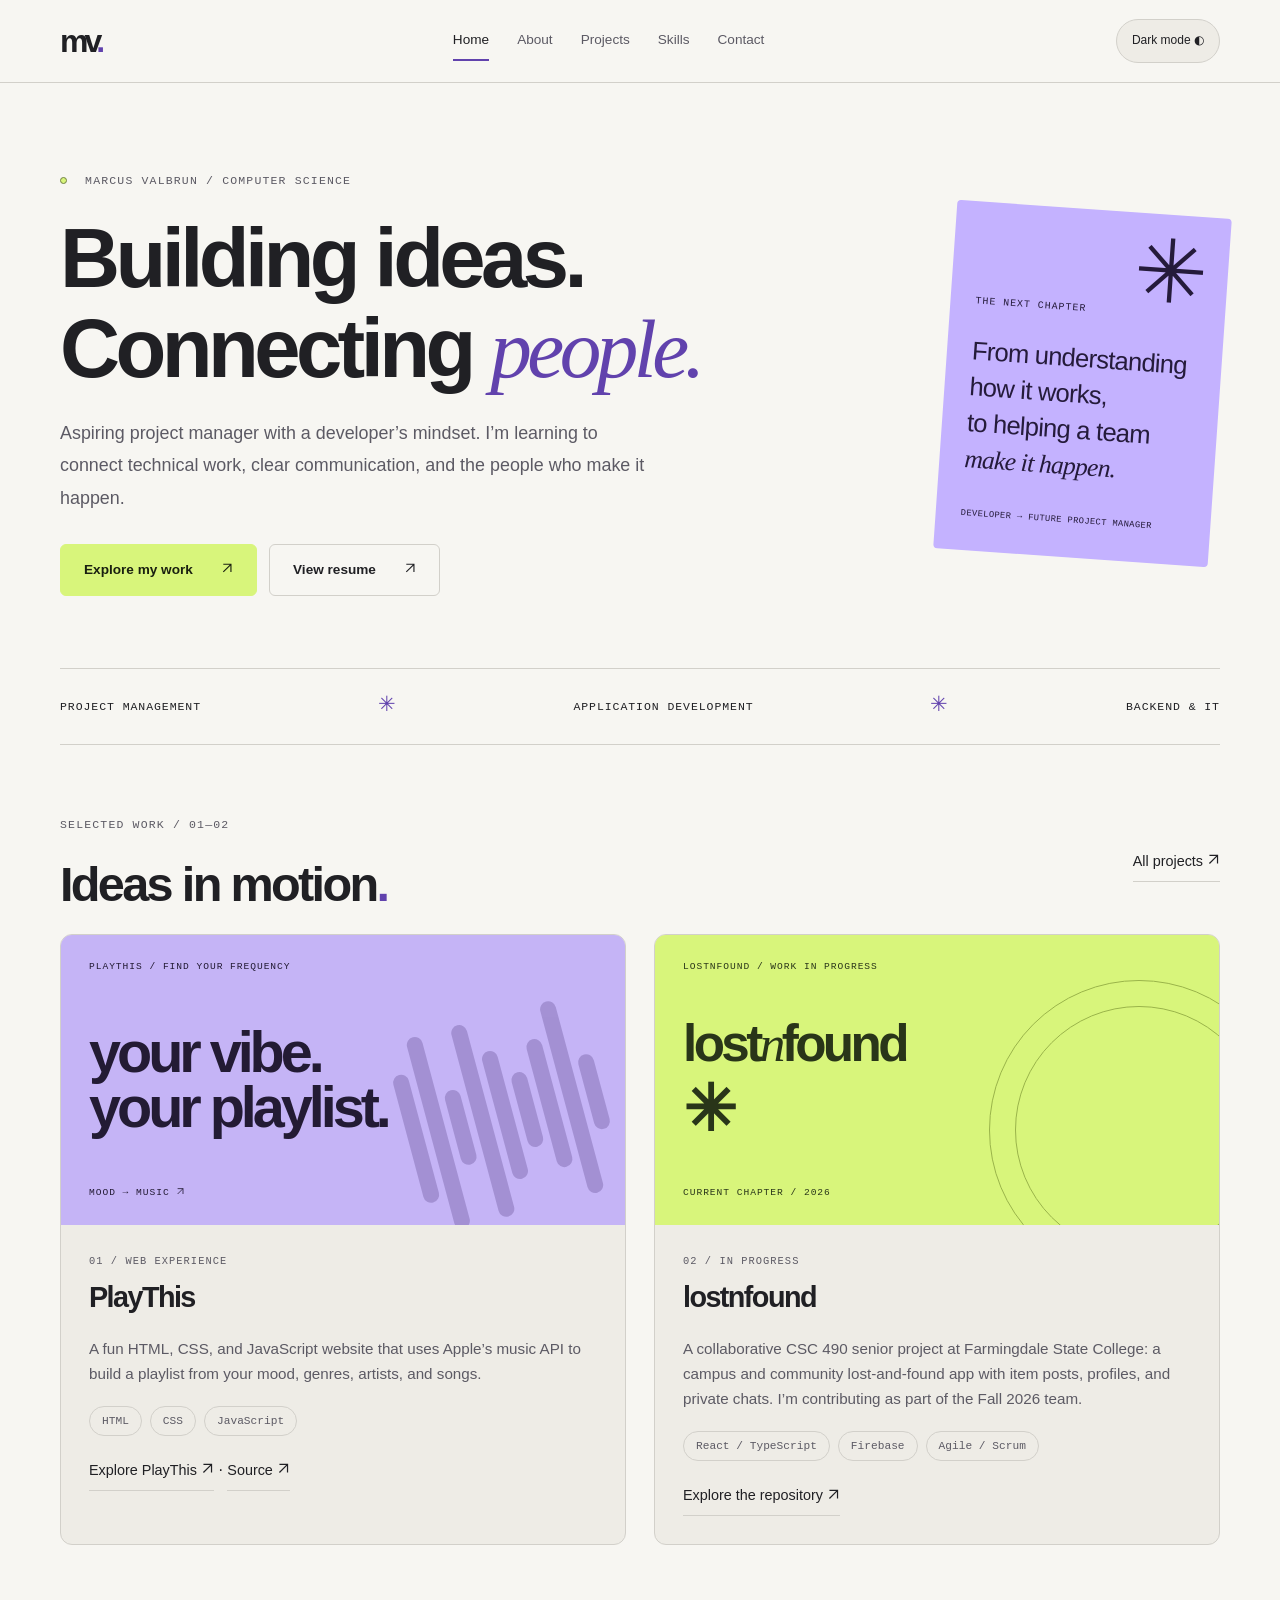
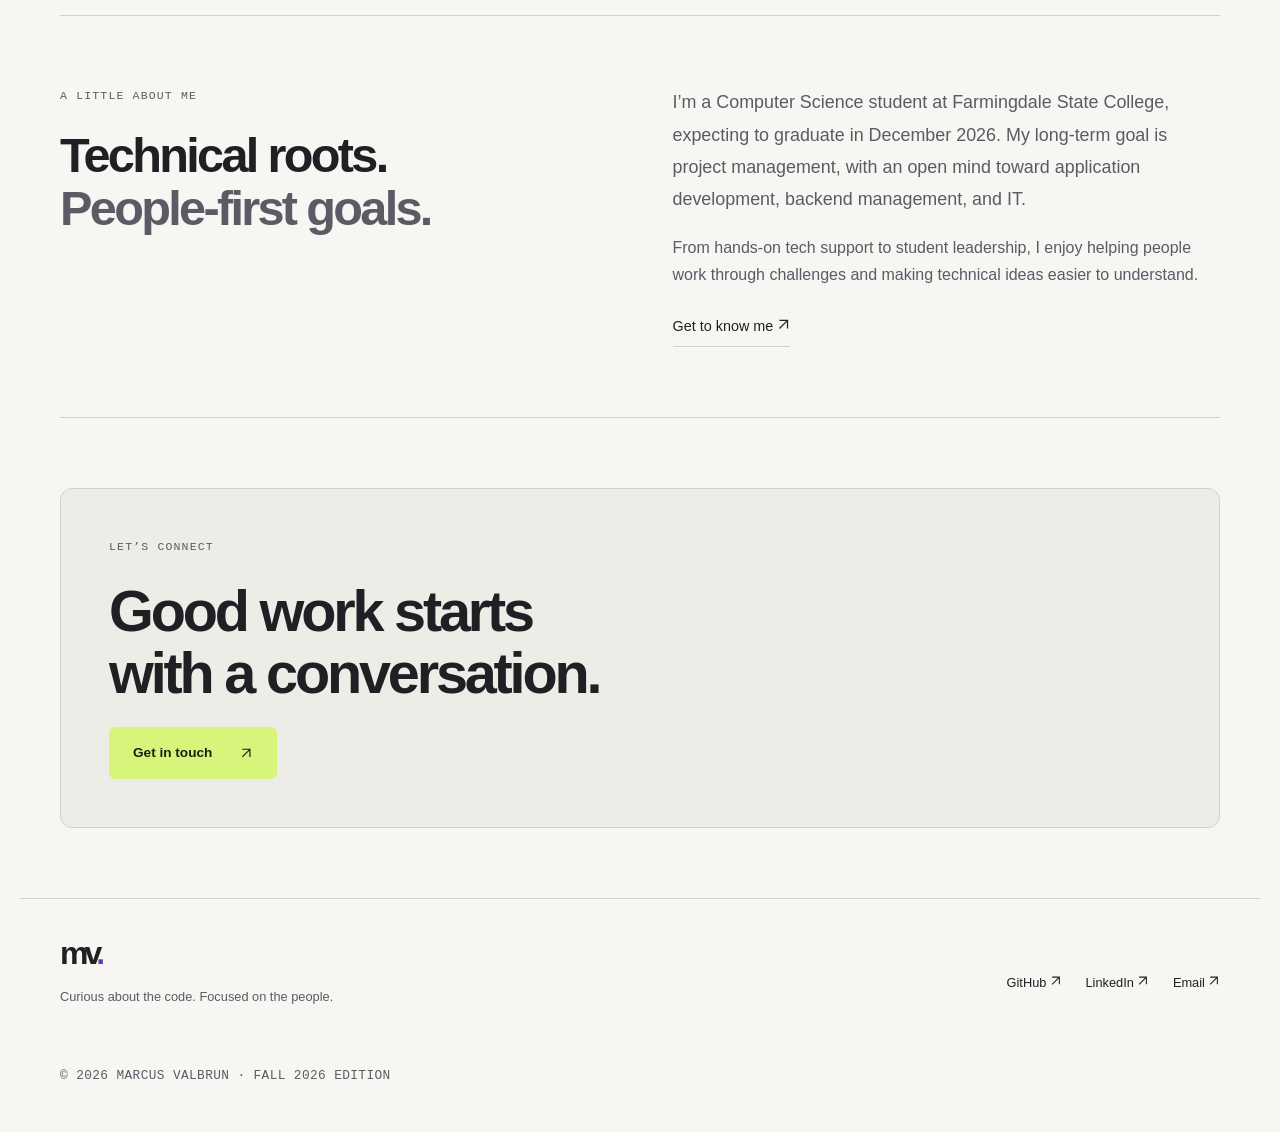
<file: index.html>
<!doctype html>
<html lang="en">
  <head>
    <meta charset="UTF-8" />
    <meta name="viewport" content="width=device-width, initial-scale=1" />
    <meta
      name="description"
      content="Marcus Valbrun — Computer Science student, aspiring project manager, and developer open to application development, backend leadership, and IT opportunities."
    />
    <title>Portfolio | Marcus Valbrun</title>
    <script src="js/theme.js?v=bd00fe4c58f7"></script>
    <link rel="stylesheet" href="css/styles.css?v=fe7064b28fc9" />
    <script src="js/script.js?v=0bd60e63ba4b" defer></script>
  </head>
  <body>
    <a class="skip-link" href="#main">Skip to content</a>
    <header class="site-header">
      <nav class="nav-wrap" aria-label="Main navigation">
        <a class="brand" href="index.html" aria-label="Marcus Valbrun home"
          >mv<span>.</span></a
        >
        <div class="nav-links">
          <a href="index.html" aria-current="page">Home</a
          ><a href="about.html">About</a><a href="projects.html">Projects</a
          ><a href="skills.html">Skills</a><a href="contact.html">Contact</a>
        </div>
        <button
          class="theme-toggle"
          type="button"
          aria-label="Switch color theme"
          hidden
        >
          Light mode <span aria-hidden="true">◐</span>
        </button>
      </nav>
    </header>
    <main id="main" class="container">
      <section class="hero">
        <div class="hero-copy">
          <p class="eyebrow">
            <span class="status-dot"></span> Marcus Valbrun / Computer Science
          </p>
          <h1>
            Building ideas.<br />Connecting
            <span class="accent-word">people.</span>
          </h1>
          <p class="lead">
            Aspiring project manager with a developer’s mindset. I’m learning to
            connect technical work, clear communication, and the people who make
            it happen.
          </p>
          <div class="button-group">
            <a class="button primary" href="projects.html"
              >Explore my work
              <span aria-hidden="true"
                ><svg class="arrow-icon" viewBox="0 0 16 16" aria-hidden="true">
                  <path d="M3 13 13 3M3 3h10v10" /></svg></span></a
            ><a class="button secondary" href="assets/resume.pdf"
              >View resume
              <span aria-hidden="true"
                ><svg class="arrow-icon" viewBox="0 0 16 16" aria-hidden="true">
                  <path d="M3 13 13 3M3 3h10v10" /></svg></span
            ></a>
          </div>
        </div>
        <aside class="hero-note">
          <span class="big-star" aria-hidden="true">✳</span>
          <p class="eyebrow">The next chapter</p>
          <p>
            From understanding<br />how it works,<br />to helping a team<br /><em
              >make it happen.</em
            >
          </p>
          <span class="note-label">DEVELOPER → FUTURE PROJECT MANAGER</span>
        </aside>
      </section>
      <div class="focus-strip">
        <span>PROJECT MANAGEMENT</span><span aria-hidden="true">✳</span
        ><span>APPLICATION DEVELOPMENT</span><span aria-hidden="true">✳</span
        ><span>BACKEND &amp; IT</span>
      </div>
      <section class="section">
        <div class="section-heading">
          <div>
            <p class="eyebrow">Selected work / 01—02</p>
            <h2>Ideas in motion<span class="accent">.</span></h2>
          </div>
          <a class="text-link" href="projects.html"
            >All projects
            <svg class="arrow-icon" viewBox="0 0 16 16" aria-hidden="true">
              <path d="M3 13 13 3M3 3h10v10" /></svg
          ></a>
        </div>
        <div class="project-grid">
          <article class="project-card">
            <div class="project-art play-art" aria-hidden="true">
              <span class="art-caption">PLAYTHIS / FIND YOUR FREQUENCY</span>
              <div class="equalizer">
                <i></i><i></i><i></i><i></i><i></i><i></i><i></i><i></i><i></i>
              </div>
              <strong>your vibe.<br />your playlist.</strong
              ><span class="art-bottom"
                >MOOD → MUSIC
                <svg class="arrow-icon" viewBox="0 0 16 16" aria-hidden="true">
                  <path d="M3 13 13 3M3 3h10v10" /></svg
              ></span>
            </div>
            <div class="project-copy">
              <p class="eyebrow">01 / Web experience</p>
              <h3>PlayThis</h3>
              <p>
                A fun HTML, CSS, and JavaScript website that uses Apple’s music
                API to build a playlist from your mood, genres, artists, and
                songs.
              </p>
              <div class="tags">
                <span>HTML</span><span>CSS</span><span>JavaScript</span>
              </div>
              <a
                class="text-link"
                href="https://visionarymarc.github.io/PlayThis"
                >Explore PlayThis
                <span aria-hidden="true"
                  ><svg
                    class="arrow-icon"
                    viewBox="0 0 16 16"
                    aria-hidden="true"
                  >
                    <path d="M3 13 13 3M3 3h10v10" /></svg></span
              ></a>
              ·
              <a
                class="text-link"
                href="https://github.com/visionarymarc/PlayThis"
                >Source
                <svg class="arrow-icon" viewBox="0 0 16 16" aria-hidden="true">
                  <path d="M3 13 13 3M3 3h10v10" /></svg
              ></a>
            </div>
          </article>
          <article class="project-card">
            <div class="project-art lost-art" aria-hidden="true">
              <span class="art-caption">LOSTNFOUND / WORK IN PROGRESS</span>
              <div class="orbit"></div>
              <strong
                >lost<span>n</span>found<span class="asterisk">✳</span></strong
              ><span class="art-bottom">CURRENT CHAPTER / 2026</span>
            </div>
            <div class="project-copy">
              <p class="eyebrow">02 / In progress</p>
              <h3>lostnfound</h3>
              <p>
                A collaborative CSC 490 senior project at Farmingdale State
                College: a campus and community lost-and-found app with item
                posts, profiles, and private chats. I’m contributing as part of
                the Fall 2026 team.
              </p>
              <div class="tags">
                <span>React / TypeScript</span><span>Firebase</span
                ><span>Agile / Scrum</span>
              </div>
              <a
                class="text-link"
                href="https://github.com/visionarymarc/lost-n-found"
                >Explore the repository
                <svg class="arrow-icon" viewBox="0 0 16 16" aria-hidden="true">
                  <path d="M3 13 13 3M3 3h10v10" /></svg
              ></a>
            </div>
          </article>
        </div>
      </section>
      <section class="section about-preview">
        <div>
          <p class="eyebrow">A little about me</p>
          <h2>
            Technical roots.<br /><span class="muted">People-first goals.</span>
          </h2>
        </div>
        <div>
          <p class="lead">
            I’m a Computer Science student at Farmingdale State College,
            expecting to graduate in December 2026. My long-term goal is project
            management, with an open mind toward application development,
            backend management, and IT.
          </p>
          <p>
            From hands-on tech support to student leadership, I enjoy helping
            people work through challenges and making technical ideas easier to
            understand.
          </p>
          <a class="text-link" href="about.html"
            >Get to know me
            <svg class="arrow-icon" viewBox="0 0 16 16" aria-hidden="true">
              <path d="M3 13 13 3M3 3h10v10" /></svg
          ></a>
        </div>
      </section>
      <section class="contact-banner">
        <p class="eyebrow">Let’s connect</p>
        <h2>Good work starts<br />with a conversation.</h2>
        <a class="button primary" href="contact.html"
          >Get in touch
          <svg class="arrow-icon" viewBox="0 0 16 16" aria-hidden="true">
            <path d="M3 13 13 3M3 3h10v10" /></svg
        ></a>
      </section>
    </main>
    <footer class="footer container">
      <div>
        <a class="brand" href="index.html">mv<span>.</span></a>
        <p>Curious about the code. Focused on the people.</p>
      </div>
      <div class="footer-links">
        <a href="https://github.com/visionarymarc"
          >GitHub
          <svg class="arrow-icon" viewBox="0 0 16 16" aria-hidden="true">
            <path d="M3 13 13 3M3 3h10v10" /></svg></a
        ><a href="https://www.linkedin.com/in/marcus-valbrun-477127210/"
          >LinkedIn
          <svg class="arrow-icon" viewBox="0 0 16 16" aria-hidden="true">
            <path d="M3 13 13 3M3 3h10v10" /></svg></a
        ><a href="mailto:valbrunmarcus@gmail.com"
          >Email
          <svg class="arrow-icon" viewBox="0 0 16 16" aria-hidden="true">
            <path d="M3 13 13 3M3 3h10v10" /></svg
        ></a>
      </div>
      <p class="fine-print">© 2026 Marcus Valbrun · Fall 2026 edition</p>
    </footer>
    <button id="topBtn" type="button" aria-label="Back to top" hidden>↑</button>
  </body>
</html>
</file>
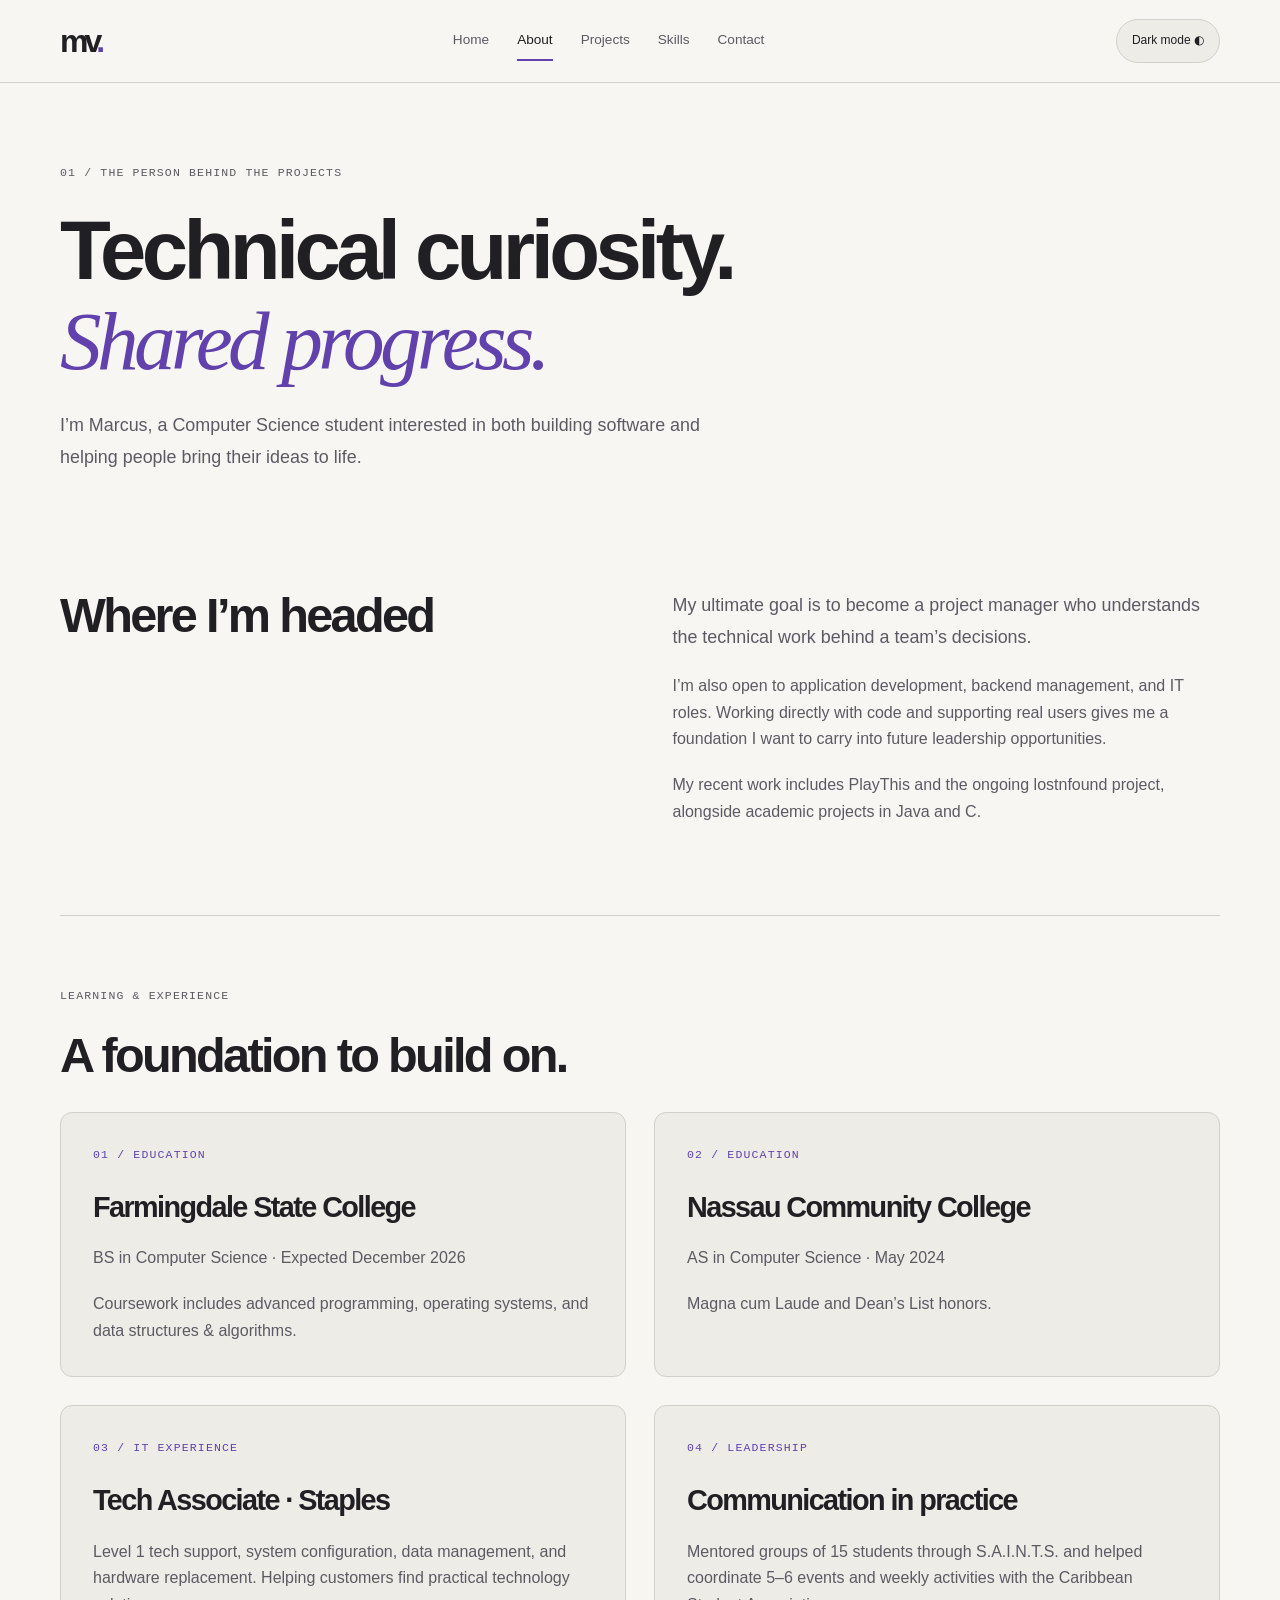
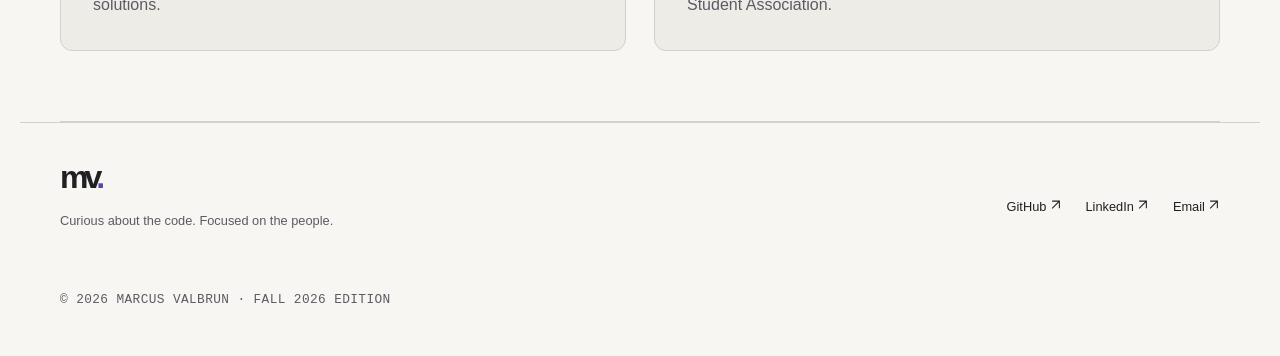
<file: about.html>
<!doctype html>
<html lang="en">
  <head>
    <meta charset="UTF-8" />
    <meta name="viewport" content="width=device-width, initial-scale=1" />
    <meta
      name="description"
      content="Marcus Valbrun — Computer Science student, aspiring project manager, and developer open to application development, backend leadership, and IT opportunities."
    />
    <title>About | Marcus Valbrun</title>
    <script src="js/theme.js?v=bd00fe4c58f7"></script>
    <link rel="stylesheet" href="css/styles.css?v=fe7064b28fc9" />
    <script src="js/script.js?v=0bd60e63ba4b" defer></script>
  </head>
  <body>
    <a class="skip-link" href="#main">Skip to content</a>
    <header class="site-header">
      <nav class="nav-wrap" aria-label="Main navigation">
        <a class="brand" href="index.html" aria-label="Marcus Valbrun home"
          >mv<span>.</span></a
        >
        <div class="nav-links">
          <a href="index.html">Home</a
          ><a href="about.html" aria-current="page">About</a
          ><a href="projects.html">Projects</a><a href="skills.html">Skills</a
          ><a href="contact.html">Contact</a>
        </div>
        <button
          class="theme-toggle"
          type="button"
          aria-label="Switch color theme"
          hidden
        >
          Light mode <span aria-hidden="true">◐</span>
        </button>
      </nav>
    </header>
    <main id="main" class="container">
      <section class="page-intro">
        <p class="eyebrow">01 / The person behind the projects</p>
        <h1>
          Technical curiosity.<br /><span class="accent-word"
            >Shared progress.</span
          >
        </h1>
        <p class="lead">
          I’m Marcus, a Computer Science student interested in both building
          software and helping people bring their ideas to life.
        </p>
      </section>
      <section class="section two-column">
        <h2>Where I’m headed</h2>
        <div>
          <p class="lead">
            My ultimate goal is to become a project manager who understands the
            technical work behind a team’s decisions.
          </p>
          <p>
            I’m also open to application development, backend management, and IT
            roles. Working directly with code and supporting real users gives me
            a foundation I want to carry into future leadership opportunities.
          </p>
          <p>
            My recent work includes PlayThis and the ongoing lostnfound project,
            alongside academic projects in Java and C.
          </p>
        </div>
      </section>
      <section class="section">
        <p class="eyebrow">Learning &amp; experience</p>
        <h2>A foundation to build on.</h2>
        <div class="detail-grid">
          <article class="card">
            <span class="card-number">01 / Education</span>
            <h3>Farmingdale State College</h3>
            <p>BS in Computer Science · Expected December 2026</p>
            <p>
              Coursework includes advanced programming, operating systems, and
              data structures &amp; algorithms.
            </p>
          </article>
          <article class="card">
            <span class="card-number">02 / Education</span>
            <h3>Nassau Community College</h3>
            <p>AS in Computer Science · May 2024</p>
            <p>Magna cum Laude and Dean’s List honors.</p>
          </article>
          <article class="card">
            <span class="card-number">03 / IT experience</span>
            <h3>Tech Associate · Staples</h3>
            <p>
              Level 1 tech support, system configuration, data management, and
              hardware replacement. Helping customers find practical technology
              solutions.
            </p>
          </article>
          <article class="card">
            <span class="card-number">04 / Leadership</span>
            <h3>Communication in practice</h3>
            <p>
              Mentored groups of 15 students through S.A.I.N.T.S. and helped
              coordinate 5–6 events and weekly activities with the Caribbean
              Student Association.
            </p>
          </article>
        </div>
      </section>
    </main>
    <footer class="footer container">
      <div>
        <a class="brand" href="index.html">mv<span>.</span></a>
        <p>Curious about the code. Focused on the people.</p>
      </div>
      <div class="footer-links">
        <a href="https://github.com/visionarymarc"
          >GitHub
          <svg class="arrow-icon" viewBox="0 0 16 16" aria-hidden="true">
            <path d="M3 13 13 3M3 3h10v10" /></svg></a
        ><a href="https://www.linkedin.com/in/marcus-valbrun-477127210/"
          >LinkedIn
          <svg class="arrow-icon" viewBox="0 0 16 16" aria-hidden="true">
            <path d="M3 13 13 3M3 3h10v10" /></svg></a
        ><a href="mailto:valbrunmarcus@gmail.com"
          >Email
          <svg class="arrow-icon" viewBox="0 0 16 16" aria-hidden="true">
            <path d="M3 13 13 3M3 3h10v10" /></svg
        ></a>
      </div>
      <p class="fine-print">© 2026 Marcus Valbrun · Fall 2026 edition</p>
    </footer>
    <button id="topBtn" type="button" aria-label="Back to top" hidden>↑</button>
  </body>
</html>
</file>
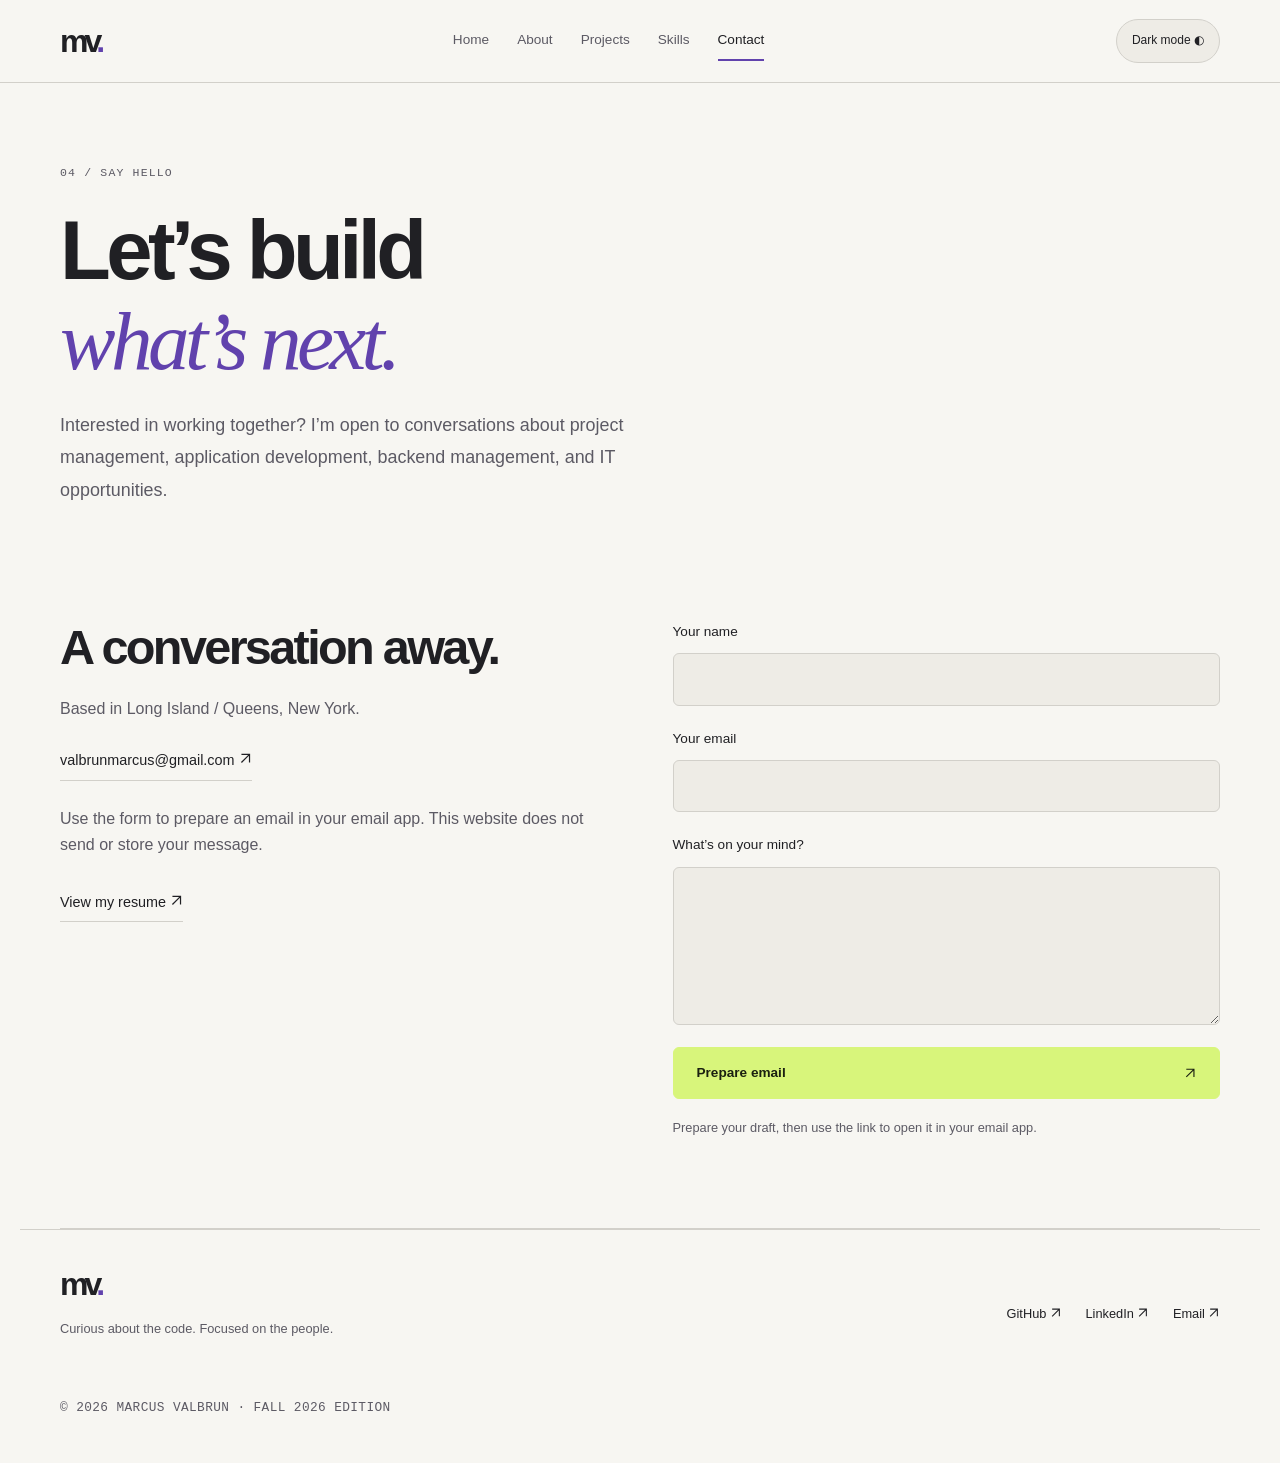
<file: contact.html>
<!doctype html>
<html lang="en">
  <head>
    <meta charset="UTF-8" />
    <meta name="viewport" content="width=device-width, initial-scale=1" />
    <meta
      name="description"
      content="Marcus Valbrun — Computer Science student, aspiring project manager, and developer open to application development, backend leadership, and IT opportunities."
    />
    <title>Contact | Marcus Valbrun</title>
    <script src="js/theme.js?v=bd00fe4c58f7"></script>
    <link rel="stylesheet" href="css/styles.css?v=fe7064b28fc9" />
    <script src="js/script.js?v=0bd60e63ba4b" defer></script>
  </head>
  <body>
    <a class="skip-link" href="#main">Skip to content</a>
    <header class="site-header">
      <nav class="nav-wrap" aria-label="Main navigation">
        <a class="brand" href="index.html" aria-label="Marcus Valbrun home"
          >mv<span>.</span></a
        >
        <div class="nav-links">
          <a href="index.html">Home</a><a href="about.html">About</a
          ><a href="projects.html">Projects</a><a href="skills.html">Skills</a
          ><a href="contact.html" aria-current="page">Contact</a>
        </div>
        <button
          class="theme-toggle"
          type="button"
          aria-label="Switch color theme"
          hidden
        >
          Light mode <span aria-hidden="true">◐</span>
        </button>
      </nav>
    </header>
    <main id="main" class="container">
      <section class="page-intro">
        <p class="eyebrow">04 / Say hello</p>
        <h1>Let’s build<br /><span class="accent-word">what’s next.</span></h1>
        <p class="lead">
          Interested in working together? I’m open to conversations about
          project management, application development, backend management, and
          IT opportunities.
        </p>
      </section>
      <section class="section two-column">
        <div>
          <h2>A conversation away.</h2>
          <p>Based in Long Island / Queens, New York.</p>
          <a class="text-link email-link" href="mailto:valbrunmarcus@gmail.com"
            >valbrunmarcus@gmail.com
            <svg class="arrow-icon" viewBox="0 0 16 16" aria-hidden="true">
              <path d="M3 13 13 3M3 3h10v10" /></svg
          ></a>
          <p class="contact-note">
            Use the form to prepare an email in your email app. This website
            does not send or store your message.
          </p>
          <a class="text-link" href="assets/resume.pdf"
            >View my resume
            <svg class="arrow-icon" viewBox="0 0 16 16" aria-hidden="true">
              <path d="M3 13 13 3M3 3h10v10" /></svg
          ></a>
        </div>
        <form class="contact-form">
          <label for="name">Your name</label
          ><input
            id="name"
            name="name"
            autocomplete="name"
            required
            maxlength="100"
          /><label for="email">Your email</label
          ><input
            id="email"
            name="email"
            type="email"
            autocomplete="email"
            required
            maxlength="200"
          /><label for="message">What’s on your mind?</label
          ><textarea
            id="message"
            name="message"
            rows="5"
            required
            maxlength="2000"
          ></textarea
          ><button class="button primary" type="submit" disabled>
            Prepare email
            <svg class="arrow-icon" viewBox="0 0 16 16" aria-hidden="true">
              <path d="M3 13 13 3M3 3h10v10" />
            </svg>
          </button>
          <p id="form-status" role="status">
            JavaScript enables the email helper. You can always use the email
            link directly.
          </p>
        </form>
      </section>
    </main>
    <footer class="footer container">
      <div>
        <a class="brand" href="index.html">mv<span>.</span></a>
        <p>Curious about the code. Focused on the people.</p>
      </div>
      <div class="footer-links">
        <a href="https://github.com/visionarymarc"
          >GitHub
          <svg class="arrow-icon" viewBox="0 0 16 16" aria-hidden="true">
            <path d="M3 13 13 3M3 3h10v10" /></svg></a
        ><a href="https://www.linkedin.com/in/marcus-valbrun-477127210/"
          >LinkedIn
          <svg class="arrow-icon" viewBox="0 0 16 16" aria-hidden="true">
            <path d="M3 13 13 3M3 3h10v10" /></svg></a
        ><a href="mailto:valbrunmarcus@gmail.com"
          >Email
          <svg class="arrow-icon" viewBox="0 0 16 16" aria-hidden="true">
            <path d="M3 13 13 3M3 3h10v10" /></svg
        ></a>
      </div>
      <p class="fine-print">© 2026 Marcus Valbrun · Fall 2026 edition</p>
    </footer>
    <button id="topBtn" type="button" aria-label="Back to top" hidden>↑</button>
  </body>
</html>
</file>
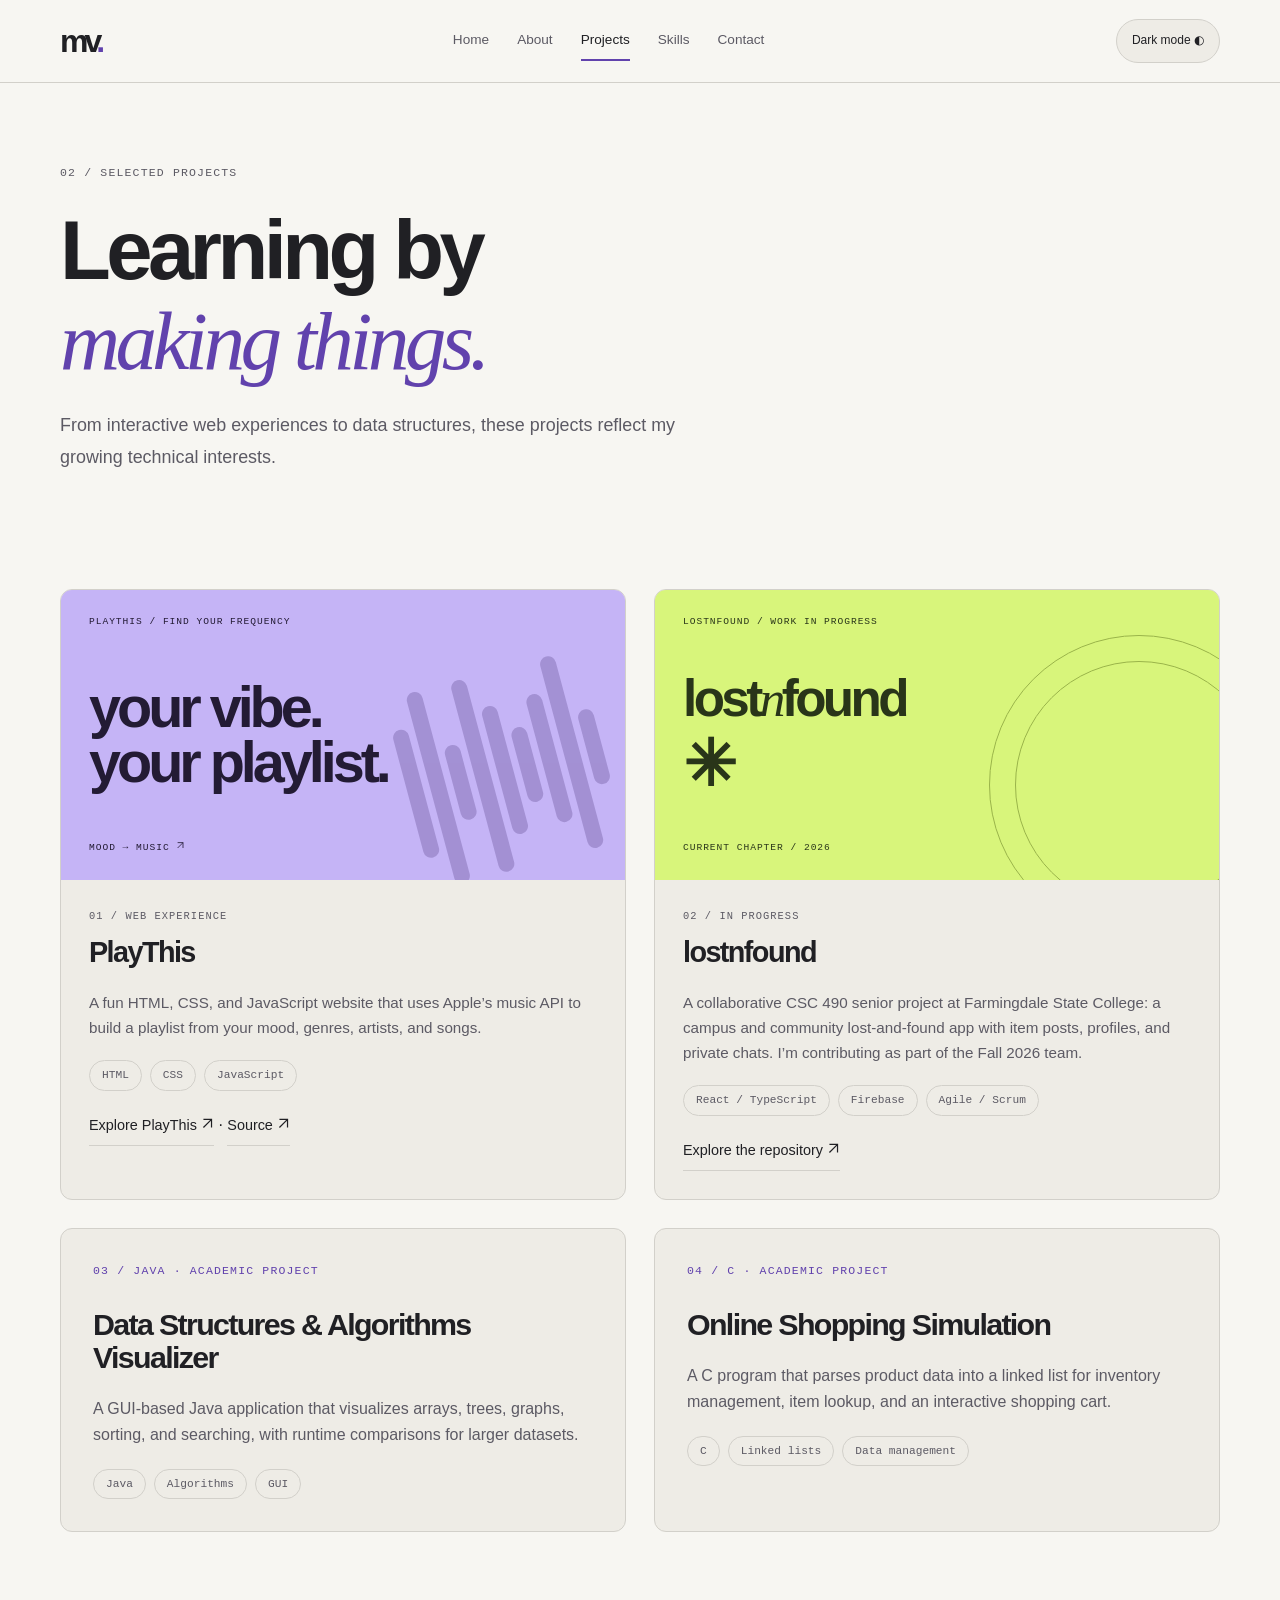
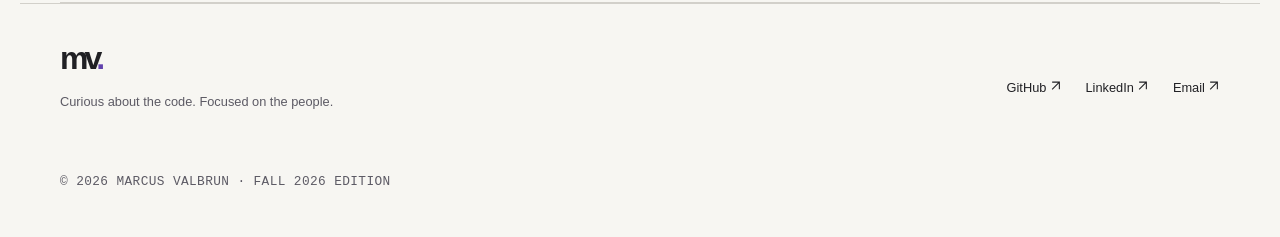
<file: projects.html>
<!doctype html>
<html lang="en">
  <head>
    <meta charset="UTF-8" />
    <meta name="viewport" content="width=device-width, initial-scale=1" />
    <meta
      name="description"
      content="Marcus Valbrun — Computer Science student, aspiring project manager, and developer open to application development, backend leadership, and IT opportunities."
    />
    <title>Projects | Marcus Valbrun</title>
    <script src="js/theme.js?v=bd00fe4c58f7"></script>
    <link rel="stylesheet" href="css/styles.css?v=fe7064b28fc9" />
    <script src="js/script.js?v=0bd60e63ba4b" defer></script>
  </head>
  <body>
    <a class="skip-link" href="#main">Skip to content</a>
    <header class="site-header">
      <nav class="nav-wrap" aria-label="Main navigation">
        <a class="brand" href="index.html" aria-label="Marcus Valbrun home"
          >mv<span>.</span></a
        >
        <div class="nav-links">
          <a href="index.html">Home</a><a href="about.html">About</a
          ><a href="projects.html" aria-current="page">Projects</a
          ><a href="skills.html">Skills</a><a href="contact.html">Contact</a>
        </div>
        <button
          class="theme-toggle"
          type="button"
          aria-label="Switch color theme"
          hidden
        >
          Light mode <span aria-hidden="true">◐</span>
        </button>
      </nav>
    </header>
    <main id="main" class="container">
      <section class="page-intro">
        <p class="eyebrow">02 / Selected projects</p>
        <h1>
          Learning by<br /><span class="accent-word">making things.</span>
        </h1>
        <p class="lead">
          From interactive web experiences to data structures, these projects
          reflect my growing technical interests.
        </p>
      </section>
      <section class="section project-grid">
        <article class="project-card">
          <div class="project-art play-art" aria-hidden="true">
            <span class="art-caption">PLAYTHIS / FIND YOUR FREQUENCY</span>
            <div class="equalizer">
              <i></i><i></i><i></i><i></i><i></i><i></i><i></i><i></i><i></i>
            </div>
            <strong>your vibe.<br />your playlist.</strong
            ><span class="art-bottom"
              >MOOD → MUSIC
              <svg class="arrow-icon" viewBox="0 0 16 16" aria-hidden="true">
                <path d="M3 13 13 3M3 3h10v10" /></svg
            ></span>
          </div>
          <div class="project-copy">
            <p class="eyebrow">01 / Web experience</p>
            <h3>PlayThis</h3>
            <p>
              A fun HTML, CSS, and JavaScript website that uses Apple’s music
              API to build a playlist from your mood, genres, artists, and
              songs.
            </p>
            <div class="tags">
              <span>HTML</span><span>CSS</span><span>JavaScript</span>
            </div>
            <a class="text-link" href="https://visionarymarc.github.io/PlayThis"
              >Explore PlayThis
              <span aria-hidden="true"
                ><svg class="arrow-icon" viewBox="0 0 16 16" aria-hidden="true">
                  <path d="M3 13 13 3M3 3h10v10" /></svg></span
            ></a>
            ·
            <a
              class="text-link"
              href="https://github.com/visionarymarc/PlayThis"
              >Source
              <svg class="arrow-icon" viewBox="0 0 16 16" aria-hidden="true">
                <path d="M3 13 13 3M3 3h10v10" /></svg
            ></a>
          </div>
        </article>
        <article class="project-card">
          <div class="project-art lost-art" aria-hidden="true">
            <span class="art-caption">LOSTNFOUND / WORK IN PROGRESS</span>
            <div class="orbit"></div>
            <strong
              >lost<span>n</span>found<span class="asterisk">✳</span></strong
            ><span class="art-bottom">CURRENT CHAPTER / 2026</span>
          </div>
          <div class="project-copy">
            <p class="eyebrow">02 / In progress</p>
            <h3>lostnfound</h3>
            <p>
              A collaborative CSC 490 senior project at Farmingdale State
              College: a campus and community lost-and-found app with item
              posts, profiles, and private chats. I’m contributing as part of
              the Fall 2026 team.
            </p>
            <div class="tags">
              <span>React / TypeScript</span><span>Firebase</span
              ><span>Agile / Scrum</span>
            </div>
            <a
              class="text-link"
              href="https://github.com/visionarymarc/lost-n-found"
              >Explore the repository
              <svg class="arrow-icon" viewBox="0 0 16 16" aria-hidden="true">
                <path d="M3 13 13 3M3 3h10v10" /></svg
            ></a>
          </div>
        </article>
        <article class="card">
          <span class="card-number">03 / Java · Academic project</span>
          <h2>Data Structures &amp; Algorithms Visualizer</h2>
          <p>
            A GUI-based Java application that visualizes arrays, trees, graphs,
            sorting, and searching, with runtime comparisons for larger
            datasets.
          </p>
          <div class="tags">
            <span>Java</span><span>Algorithms</span><span>GUI</span>
          </div>
        </article>
        <article class="card">
          <span class="card-number">04 / C · Academic project</span>
          <h2>Online Shopping Simulation</h2>
          <p>
            A C program that parses product data into a linked list for
            inventory management, item lookup, and an interactive shopping cart.
          </p>
          <div class="tags">
            <span>C</span><span>Linked lists</span><span>Data management</span>
          </div>
        </article>
      </section>
    </main>
    <footer class="footer container">
      <div>
        <a class="brand" href="index.html">mv<span>.</span></a>
        <p>Curious about the code. Focused on the people.</p>
      </div>
      <div class="footer-links">
        <a href="https://github.com/visionarymarc"
          >GitHub
          <svg class="arrow-icon" viewBox="0 0 16 16" aria-hidden="true">
            <path d="M3 13 13 3M3 3h10v10" /></svg></a
        ><a href="https://www.linkedin.com/in/marcus-valbrun-477127210/"
          >LinkedIn
          <svg class="arrow-icon" viewBox="0 0 16 16" aria-hidden="true">
            <path d="M3 13 13 3M3 3h10v10" /></svg></a
        ><a href="mailto:valbrunmarcus@gmail.com"
          >Email
          <svg class="arrow-icon" viewBox="0 0 16 16" aria-hidden="true">
            <path d="M3 13 13 3M3 3h10v10" /></svg
        ></a>
      </div>
      <p class="fine-print">© 2026 Marcus Valbrun · Fall 2026 edition</p>
    </footer>
    <button id="topBtn" type="button" aria-label="Back to top" hidden>↑</button>
  </body>
</html>
</file>
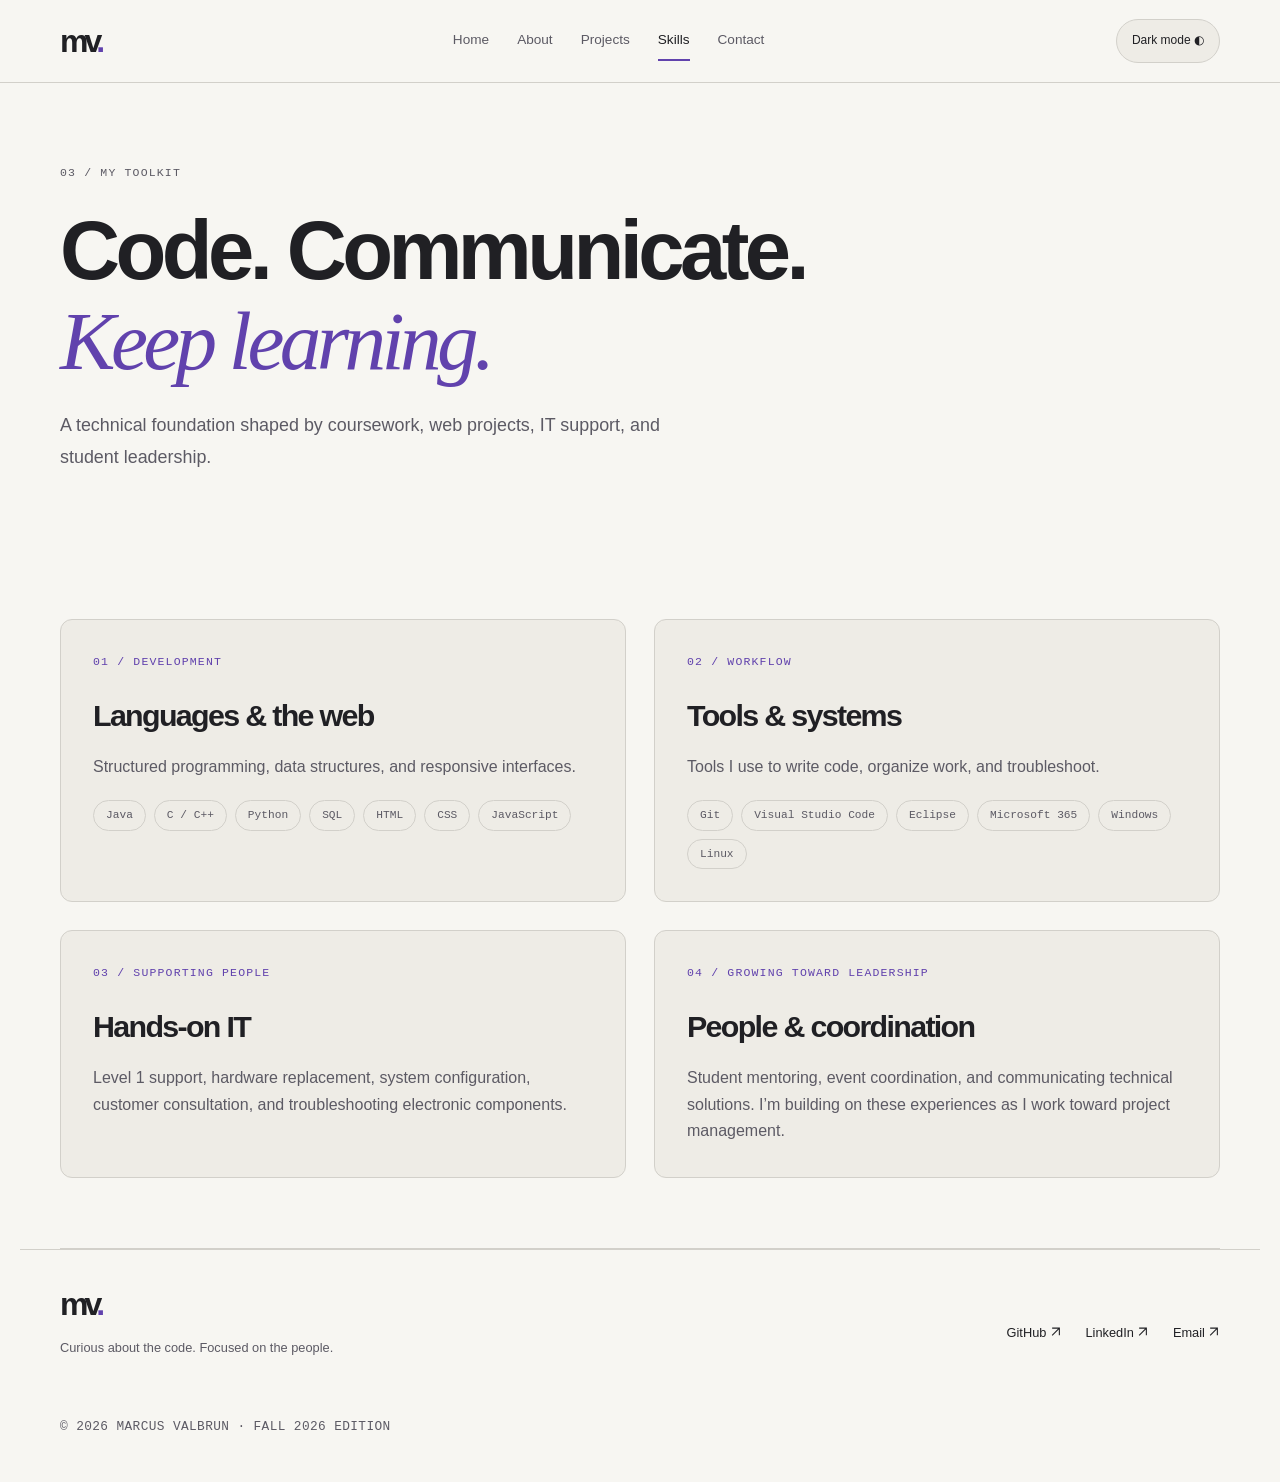
<file: skills.html>
<!doctype html>
<html lang="en">
  <head>
    <meta charset="UTF-8" />
    <meta name="viewport" content="width=device-width, initial-scale=1" />
    <meta
      name="description"
      content="Marcus Valbrun — Computer Science student, aspiring project manager, and developer open to application development, backend leadership, and IT opportunities."
    />
    <title>Skills | Marcus Valbrun</title>
    <script src="js/theme.js?v=bd00fe4c58f7"></script>
    <link rel="stylesheet" href="css/styles.css?v=fe7064b28fc9" />
    <script src="js/script.js?v=0bd60e63ba4b" defer></script>
  </head>
  <body>
    <a class="skip-link" href="#main">Skip to content</a>
    <header class="site-header">
      <nav class="nav-wrap" aria-label="Main navigation">
        <a class="brand" href="index.html" aria-label="Marcus Valbrun home"
          >mv<span>.</span></a
        >
        <div class="nav-links">
          <a href="index.html">Home</a><a href="about.html">About</a
          ><a href="projects.html">Projects</a
          ><a href="skills.html" aria-current="page">Skills</a
          ><a href="contact.html">Contact</a>
        </div>
        <button
          class="theme-toggle"
          type="button"
          aria-label="Switch color theme"
          hidden
        >
          Light mode <span aria-hidden="true">◐</span>
        </button>
      </nav>
    </header>
    <main id="main" class="container">
      <section class="page-intro">
        <p class="eyebrow">03 / My toolkit</p>
        <h1>
          Code. Communicate.<br /><span class="accent-word"
            >Keep learning.</span
          >
        </h1>
        <p class="lead">
          A technical foundation shaped by coursework, web projects, IT support,
          and student leadership.
        </p>
      </section>
      <section class="section detail-grid">
        <article class="card">
          <span class="card-number">01 / Development</span>
          <h2>Languages &amp; the web</h2>
          <p>
            Structured programming, data structures, and responsive interfaces.
          </p>
          <div class="tags">
            <span>Java</span><span>C / C++</span><span>Python</span
            ><span>SQL</span><span>HTML</span><span>CSS</span
            ><span>JavaScript</span>
          </div>
        </article>
        <article class="card">
          <span class="card-number">02 / Workflow</span>
          <h2>Tools &amp; systems</h2>
          <p>Tools I use to write code, organize work, and troubleshoot.</p>
          <div class="tags">
            <span>Git</span><span>Visual Studio Code</span><span>Eclipse</span
            ><span>Microsoft 365</span><span>Windows</span><span>Linux</span>
          </div>
        </article>
        <article class="card">
          <span class="card-number">03 / Supporting people</span>
          <h2>Hands-on IT</h2>
          <p>
            Level 1 support, hardware replacement, system configuration,
            customer consultation, and troubleshooting electronic components.
          </p>
        </article>
        <article class="card">
          <span class="card-number">04 / Growing toward leadership</span>
          <h2>People &amp; coordination</h2>
          <p>
            Student mentoring, event coordination, and communicating technical
            solutions. I’m building on these experiences as I work toward
            project management.
          </p>
        </article>
      </section>
    </main>
    <footer class="footer container">
      <div>
        <a class="brand" href="index.html">mv<span>.</span></a>
        <p>Curious about the code. Focused on the people.</p>
      </div>
      <div class="footer-links">
        <a href="https://github.com/visionarymarc"
          >GitHub
          <svg class="arrow-icon" viewBox="0 0 16 16" aria-hidden="true">
            <path d="M3 13 13 3M3 3h10v10" /></svg></a
        ><a href="https://www.linkedin.com/in/marcus-valbrun-477127210/"
          >LinkedIn
          <svg class="arrow-icon" viewBox="0 0 16 16" aria-hidden="true">
            <path d="M3 13 13 3M3 3h10v10" /></svg></a
        ><a href="mailto:valbrunmarcus@gmail.com"
          >Email
          <svg class="arrow-icon" viewBox="0 0 16 16" aria-hidden="true">
            <path d="M3 13 13 3M3 3h10v10" /></svg
        ></a>
      </div>
      <p class="fine-print">© 2026 Marcus Valbrun · Fall 2026 edition</p>
    </footer>
    <button id="topBtn" type="button" aria-label="Back to top" hidden>↑</button>
  </body>
</html>
</file>
<file: css/styles.css>
/* Fall 2026: shared color tokens keep every page and both themes consistent. */
:root {
  color-scheme: dark;
  --bg: #141518;
  --surface: #1d1e23;
  --text: #f5f4f0;
  --muted: #b4b4be;
  --line: #38393f;
  --accent: #c4b2ff;
  --lime: #d8f57b;
  --button-text: #1a2010;
  --header: rgba(20, 21, 24, 0.94);
}
:root[data-theme="light"] {
  color-scheme: light;
  --bg: #f7f6f2;
  --surface: #eeece6;
  --text: #202024;
  --muted: #5c5a64;
  --line: #d2d0ca;
  --accent: #6142ad;
  --lime: #d8f57b;
  --header: rgba(247, 246, 242, 0.94);
}
* {
  box-sizing: border-box;
}
html {
  scroll-behavior: smooth;
  scroll-padding-top: 110px;
}
body {
  margin: 0;
  background: var(--bg);
  color: var(--text);
  font-family: Arial, Helvetica, sans-serif;
  line-height: 1.65;
}
a {
  color: inherit;
  text-decoration: none;
}
button,
input,
textarea {
  font: inherit;
}
button,
a,
input,
textarea {
  -webkit-tap-highlight-color: transparent;
}
button {
  cursor: pointer;
}
a:hover {
  color: var(--accent);
}
:focus-visible {
  outline: 3px solid var(--accent);
  outline-offset: 5px;
}
::selection {
  background: var(--accent);
  color: var(--bg);
}
p {
  color: var(--muted);
  margin: 0 0 1.25rem;
}
h1,
h2,
h3 {
  line-height: 1.08;
  letter-spacing: -0.055em;
  margin: 0 0 1.4rem;
  font-weight: 700;
}
h1 {
  font-size: clamp(3rem, 6.5vw, 5.9rem);
}
h2 {
  font-size: clamp(2rem, 3.8vw, 3.4rem);
}
h3 {
  font-size: 1.8rem;
}
h1 .accent-word {
  font-family: Georgia, serif;
  font-weight: 400;
  font-style: italic;
  letter-spacing: -0.055em;
  color: var(--accent);
}
.accent {
  color: var(--accent);
}
.muted {
  color: var(--muted);
}
.container {
  max-width: 1240px;
  padding: 0 40px;
  margin: auto;
}
.eyebrow,
.card-number,
.art-caption,
.art-bottom,
.note-label,
.fine-print {
  font-family: ui-monospace, Consolas, monospace;
  font-size: 0.72rem;
  letter-spacing: 0.1em;
  text-transform: uppercase;
}
.eyebrow {
  margin-bottom: 24px;
}
.lead {
  font-size: 1.12rem;
  max-width: 660px;
  line-height: 1.8;
}
.site-header {
  position: sticky;
  top: 0;
  z-index: 10;
  background: var(--header);
  backdrop-filter: blur(16px);
  border-bottom: 1px solid var(--line);
}
.nav-wrap {
  max-width: 1240px;
  margin: auto;
  padding: 19px 40px;
  display: flex;
  align-items: center;
  justify-content: space-between;
  gap: 24px;
}
.brand {
  font-size: 2rem;
  letter-spacing: -0.12em;
  font-weight: 800;
  line-height: 1;
}
.brand span {
  color: var(--accent);
}
.nav-links {
  display: flex;
  gap: 28px;
}
.nav-links a {
  font-size: 0.85rem;
  color: var(--muted);
  padding: 8px 0;
}
.nav-links a:hover,
.nav-links [aria-current="page"] {
  color: var(--text);
}
.nav-links [aria-current="page"] {
  border-bottom: 2px solid var(--accent);
}
.theme-toggle {
  border: 1px solid var(--line);
  border-radius: 30px;
  background: var(--surface);
  color: var(--text);
  padding: 9px 15px;
  font-size: 0.75rem;
  min-height: 44px;
}
.theme-toggle span {
  margin-left: 10px;
}
.skip-link {
  position: fixed;
  top: -100px;
  left: 20px;
  z-index: 30;
  background: var(--lime);
  color: #141518;
  padding: 12px;
}
.skip-link:focus {
  top: 10px;
}
.hero {
  display: grid;
  grid-template-columns: 1fr 275px;
  align-items: center;
  gap: 45px;
  padding: 88px 0 72px;
}
.hero h1 {
  font-size: clamp(3.3rem, 6.5vw, 5.7rem);
}
.hero .lead {
  max-width: 600px;
}
.status-dot {
  display: inline-block;
  width: 7px;
  height: 7px;
  background: var(--lime);
  border: 1px solid #708044;
  border-radius: 50%;
  margin-right: 10px;
}
.button-group {
  display: flex;
  gap: 12px;
  flex-wrap: wrap;
  margin-top: 30px;
}
.button {
  display: inline-flex;
  align-items: center;
  justify-content: space-between;
  gap: 28px;
  padding: 14px 23px;
  border-radius: 6px;
  border: 1px solid var(--line);
  font-size: 0.85rem;
  font-weight: 600;
  transition:
    transform 0.2s,
    box-shadow 0.2s;
}
.button:hover {
  transform: translateY(-3px);
  box-shadow: 0 6px 0 var(--line);
}
.primary,
.primary:hover {
  background: var(--lime);
  color: var(--button-text);
  border-color: var(--lime);
}
.secondary {
  color: var(--text);
}
.hero-note {
  position: relative;
  transform: rotate(4deg);
  background: #c4b2ff;
  color: #251b3b;
  padding: 27px 25px;
  min-height: 330px;
  border-radius: 4px;
}
.hero-note p {
  color: #251b3b;
}
.hero-note > p:not(.eyebrow) {
  font-size: 1.6rem;
  line-height: 1.4;
  letter-spacing: -0.03em;
}
.hero-note .eyebrow {
  margin-top: 65px;
  font-size: 0.62rem;
}
.hero-note em {
  font-family: Georgia, serif;
}
.big-star {
  position: absolute;
  right: 20px;
  top: 5px;
  font-size: 5.5rem;
  line-height: 1.2;
  animation: rotate-star 35s linear infinite;
}
.note-label {
  font-size: 0.55rem;
  letter-spacing: 0.04em;
}
.focus-strip {
  border-top: 1px solid var(--line);
  border-bottom: 1px solid var(--line);
  padding: 20px 0;
  display: flex;
  align-items: center;
  justify-content: space-between;
  gap: 15px;
  font-family: ui-monospace, monospace;
  font-size: 0.72rem;
  letter-spacing: 0.08em;
}
.focus-strip [aria-hidden] {
  color: var(--accent);
  font-size: 1.3rem;
}
.section {
  padding: 70px 0;
  border-bottom: 1px solid var(--line);
}
.section-heading {
  display: flex;
  justify-content: space-between;
  align-items: center;
  gap: 20px;
  margin-bottom: 24px;
}
.section-heading h2 {
  margin-bottom: 0;
}
.text-link {
  display: inline-block;
  border-bottom: 1px solid var(--line);
  padding: 7px 0;
  font-size: 0.9rem;
}
.project-grid,
.detail-grid {
  display: grid;
  grid-template-columns: repeat(2, minmax(0, 1fr));
  gap: 28px;
}
.project-card {
  border: 1px solid var(--line);
  border-radius: 12px;
  overflow: hidden;
  background: var(--surface);
  transition:
    transform 0.25s,
    border-color 0.25s;
}
.project-card:hover {
  transform: translateY(-5px);
  border-color: var(--accent);
}
.project-art {
  height: 290px;
  padding: 24px 28px;
  position: relative;
  overflow: hidden;
  display: flex;
  flex-direction: column;
  justify-content: space-between;
}
.art-caption,
.art-bottom {
  font-size: 0.6rem;
  position: relative;
  z-index: 1;
}
.play-art {
  background: #c5b4f6;
  color: #231b34;
}
.project-art strong {
  font-size: 3.6rem;
  line-height: 0.95;
  letter-spacing: -0.07em;
  position: relative;
  z-index: 1;
}
.equalizer {
  position: absolute;
  right: 20px;
  bottom: 0;
  top: 70px;
  display: flex;
  align-items: center;
  gap: 7px;
  transform: rotate(-15deg);
  opacity: 0.35;
}
.equalizer i {
  width: 16px;
  height: 60%;
  background: #655094;
  border-radius: 30px;
  animation: beat 3s ease-in-out infinite alternate;
}
.equalizer i:nth-child(2n) {
  height: 90%;
  animation-delay: -1s;
}
.equalizer i:nth-child(3n) {
  height: 35%;
  animation-delay: -2s;
}
.lost-art {
  background: #d8f57b;
  color: #293519;
}
.lost-art strong {
  font-size: 3.2rem;
}
.lost-art strong > span:not(.asterisk) {
  font-family: Georgia, serif;
  font-style: italic;
  font-weight: 400;
}
.asterisk {
  display: block;
  font-size: 4rem;
  margin-top: 10px;
}
.orbit {
  position: absolute;
  width: 300px;
  height: 300px;
  border: 1px solid #9ab44a;
  border-radius: 50%;
  right: -70px;
  top: 45px;
}
.orbit:after {
  content: "";
  position: absolute;
  inset: 25px;
  border: 1px solid #9ab44a;
  border-radius: 50%;
}
.project-copy {
  padding: 28px;
}
.project-copy .eyebrow {
  font-size: 0.65rem;
  margin-bottom: 12px;
}
.project-copy p {
  font-size: 0.95rem;
}
.project-copy .text-link {
  margin-top: 16px;
}
.tags {
  display: flex;
  flex-wrap: wrap;
  gap: 8px;
}
.tags span {
  border: 1px solid var(--line);
  border-radius: 30px;
  padding: 5px 12px;
  color: var(--muted);
  font-family: ui-monospace, monospace;
  font-size: 0.7rem;
}
.project-note {
  margin: 23px 0 0;
  font-style: italic;
}
.about-preview,
.two-column {
  display: grid;
  grid-template-columns: 1fr 1fr;
  gap: 65px;
}
.contact-banner {
  margin: 70px 0;
  padding: 48px;
  background: var(--surface);
  border: 1px solid var(--line);
  border-radius: 12px;
}
.contact-banner h2 {
  font-size: clamp(2.4rem, 4.5vw, 4rem);
}
.footer {
  padding-top: 38px;
  padding-bottom: 25px;
  border-top: 1px solid var(--line);
  display: flex;
  flex-wrap: wrap;
  justify-content: space-between;
  gap: 24px;
}
.footer p {
  font-size: 0.8rem;
  margin-top: 14px;
}
.footer-links {
  display: flex;
  gap: 24px;
  align-items: center;
  font-size: 0.8rem;
}
.fine-print {
  width: 100%;
  letter-spacing: 0.03em;
}
.page-intro {
  padding: 80px 0 25px;
}
.page-intro h1 {
  max-width: 950px;
}
.card {
  background: var(--surface);
  border: 1px solid var(--line);
  padding: 32px;
  border-radius: 12px;
}
.card h2 {
  font-size: 1.9rem;
}
.card-number {
  display: block;
  color: var(--accent);
  margin-bottom: 28px;
}
.card p:last-child {
  margin-bottom: 0;
}
.detail-grid {
  margin-top: 30px;
}
.contact-note {
  margin: 25px 0;
}
.email-link {
  overflow-wrap: anywhere;
}
.contact-form {
  display: flex;
  flex-direction: column;
  gap: 10px;
}
.contact-form label {
  font-size: 0.85rem;
}
.contact-form input,
.contact-form textarea {
  width: 100%;
  border: 1px solid var(--line);
  border-radius: 6px;
  background: var(--surface);
  color: var(--text);
  padding: 12px;
  margin-bottom: 12px;
}
.contact-form textarea {
  resize: vertical;
}
.contact-form button:disabled {
  opacity: 0.6;
  cursor: not-allowed;
}
.contact-form #form-status {
  font-size: 0.8rem;
  margin-top: 8px;
}
#topBtn {
  position: fixed;
  right: 22px;
  bottom: 22px;
  background: var(--lime);
  color: #202519;
  border: 1px solid #75884a;
  border-radius: 50%;
  width: 46px;
  height: 46px;
  font-size: 1.3rem;
  z-index: 11;
}
[hidden] {
  display: none !important;
}
/* Motion remains decorative: content is always visible, even without JavaScript. */
@keyframes beat {
  to {
    transform: scaleY(0.5);
  }
}
@keyframes rotate-star {
  to {
    transform: rotate(360deg);
  }
}
@keyframes arrive {
  from {
    opacity: 0.4;
    transform: translateY(16px);
  }
  to {
    opacity: 1;
    transform: translateY(0);
  }
}
.hero-copy,
.page-intro {
  animation: arrive 0.7s ease-out;
}
@media (max-width: 950px) {
  .hero {
    grid-template-columns: 1fr 220px;
    gap: 25px;
  }
  .hero-note {
    padding: 22px 18px;
  }
  .hero-note > p:not(.eyebrow) {
    font-size: 1.4rem;
  }
  .hero h1 {
    font-size: 3.7rem;
  }
  .note-label {
    font-size: 0.48rem;
  }
  .project-art strong {
    font-size: 3rem;
  }
  .lost-art strong {
    font-size: 2.6rem;
  }
}
@media (max-width: 700px) {
  .container {
    padding-left: 22px;
    padding-right: 22px;
  }
  .nav-wrap {
    padding: 14px 22px;
    flex-wrap: wrap;
    gap: 12px;
  }
  .brand {
    font-size: 1.8rem;
  }
  .nav-links {
    order: 3;
    width: 100%;
    justify-content: space-between;
    gap: 8px;
  }
  .nav-links a {
    font-size: 0.8rem;
  }
  .hero {
    grid-template-columns: 1fr;
    padding: 52px 0 40px;
    gap: 40px;
  }
  .hero h1 {
    font-size: clamp(2.9rem, 10.4vw, 4.6rem);
  }
  .hero-note {
    max-width: 310px;
    width: 100%;
    justify-self: center;
    min-height: 280px;
    transform: rotate(2deg);
  }
  .hero-note .eyebrow {
    margin-top: 42px;
  }
  .hero-note > p:not(.eyebrow) {
    font-size: 1.5rem;
  }
  .note-label {
    font-size: 0.55rem;
  }
  .focus-strip {
    flex-wrap: wrap;
    justify-content: center;
    font-size: 0.58rem;
    gap: 10px;
  }
  .project-grid,
  .detail-grid,
  .about-preview,
  .two-column {
    grid-template-columns: 1fr;
    gap: 24px;
  }
  .section {
    padding: 45px 0;
  }
  .section-heading {
    align-items: flex-start;
  }
  .section-heading .text-link {
    white-space: nowrap;
    font-size: 0.75rem;
  }
  .section-heading h2 {
    font-size: 2rem;
  }
  .project-art {
    height: 270px;
  }
  .contact-banner {
    margin: 45px 0;
    padding: 28px;
  }
  .page-intro {
    padding-top: 50px;
  }
  .card {
    padding: 25px;
  }
  .footer-links {
    flex-wrap: wrap;
  }
  .footer {
    padding-top: 28px;
  }
  .lead {
    font-size: 1rem;
  }
}
@media (prefers-reduced-motion: reduce) {
  html {
    scroll-behavior: auto;
  }
  *,
  *:before,
  *:after {
    animation: none !important;
    transition: none !important;
  }
}
/* Long skill names must wrap rather than force a narrow grid wider. */
.card,
.project-card,
.two-column > *,
.about-preview > * {
  min-width: 0;
}
h1,
h2,
h3 {
  overflow-wrap: break-word;
}
/* Inline vector arrows avoid depending on platform symbol fonts. */
.arrow-icon {
  width: 0.9em;
  height: 0.9em;
  display: inline-block;
  flex-shrink: 0;
  vertical-align: baseline;
  fill: none;
  stroke: currentColor;
  stroke-width: 1.5;
}
</file>
